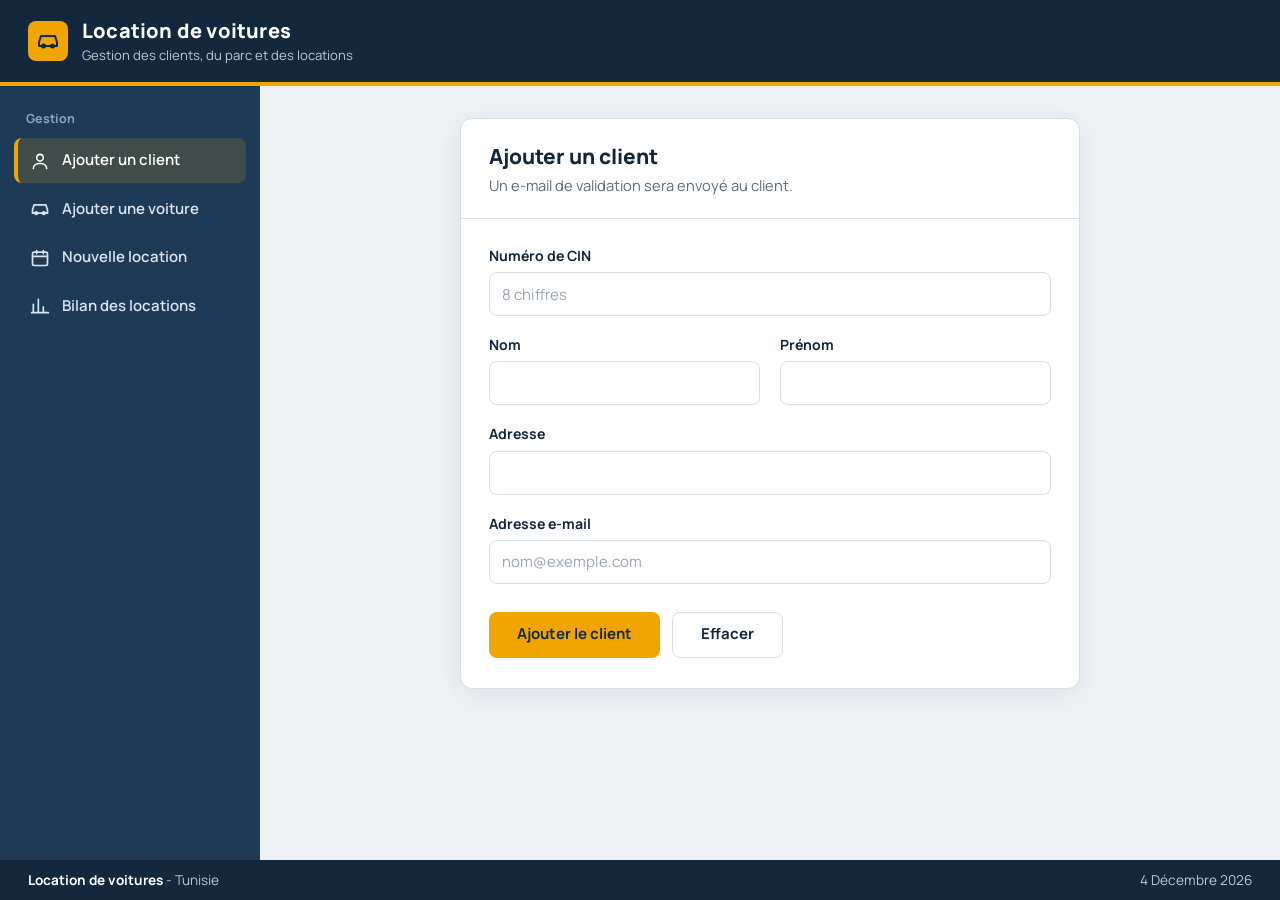
<file: index.html>
<!DOCTYPE html>
<html lang="fr">
<head>
  <meta charset="UTF-8">
  <meta name="viewport" content="width=device-width, initial-scale=1.0">
  <title>Location de voitures</title>
  <link rel="stylesheet" href="mesStyle.css">
  <script src="controls.js"></script>
</head>
<body>
  <div class="site">
    <header class="entete">
      <div class="entete__logo" aria-hidden="true">
        <svg viewBox="0 0 24 24" fill="none" stroke="currentColor" stroke-width="2" stroke-linecap="round" stroke-linejoin="round"><path d="M5 17h14M3 13l2-6h14l2 6v4H3z"/><circle cx="7.5" cy="17" r="1.5"/><circle cx="16.5" cy="17" r="1.5"/></svg>
      </div>
      <div>
        <h1>Location de voitures</h1>
        <p>Gestion des clients, du parc et des locations</p>
      </div>
    </header>

    <nav class="menu" aria-label="Navigation principale">
      <p class="menu__titre">Gestion</p>
      <ul>
        <li><a href="ajouterclient.html" target="c" class="actif">
          <svg viewBox="0 0 24 24" fill="none" stroke="currentColor" stroke-width="2" stroke-linecap="round" stroke-linejoin="round"><circle cx="12" cy="8" r="4"/><path d="M4 21c0-4 4-6 8-6s8 2 8 6"/></svg>
          Ajouter un client</a></li>
        <li><a href="ajoutervoiture.html" target="c">
          <svg viewBox="0 0 24 24" fill="none" stroke="currentColor" stroke-width="2" stroke-linecap="round" stroke-linejoin="round"><path d="M5 17h14M3 13l2-6h14l2 6v4H3z"/><circle cx="7.5" cy="17" r="1.5"/><circle cx="16.5" cy="17" r="1.5"/></svg>
          Ajouter une voiture</a></li>
        <li><a href="ajouterlocation.html" target="c">
          <svg viewBox="0 0 24 24" fill="none" stroke="currentColor" stroke-width="2" stroke-linecap="round" stroke-linejoin="round"><rect x="3" y="5" width="18" height="16" rx="2"/><path d="M3 10h18M8 3v4M16 3v4"/></svg>
          Nouvelle location</a></li>
        <li><a href="afficherBilan.php" target="c">
          <svg viewBox="0 0 24 24" fill="none" stroke="currentColor" stroke-width="2" stroke-linecap="round" stroke-linejoin="round"><path d="M4 20V10M10 20V4M16 20v-7M22 20H2"/></svg>
          Bilan des locations</a></li>
      </ul>
    </nav>

    <main class="contenu">
      <iframe src="ajouterclient.html" name="c" title="Contenu"></iframe>
    </main>

    <footer class="pied">
      <span><strong>Location de voitures</strong> - Tunisie</span>
      <span id="date"></span>
    </footer>
  </div>
</body>
</html>
</file>
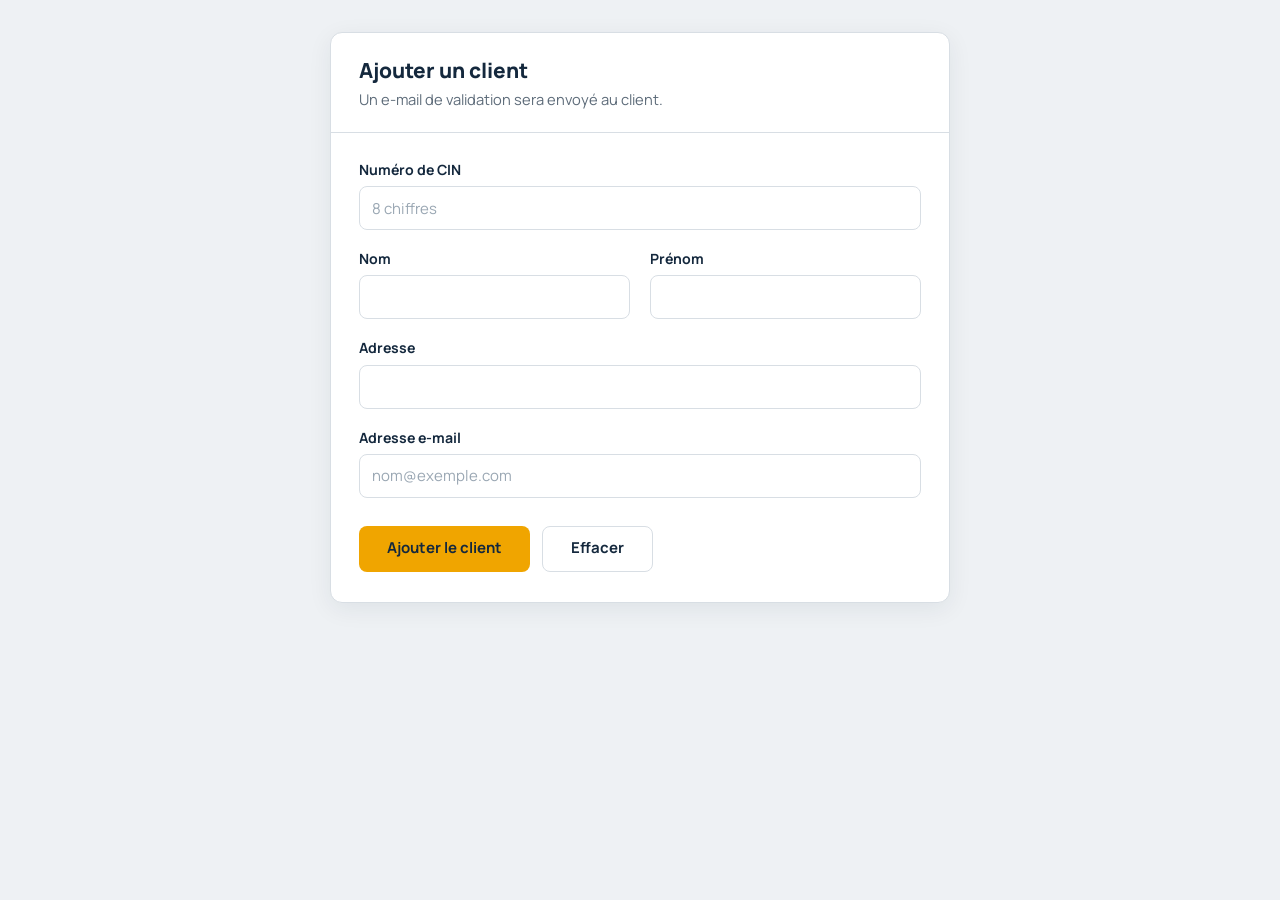
<file: ajouterclient.html>
<!DOCTYPE html>
<html lang="fr">
<head>
  <meta charset="UTF-8">
  <meta name="viewport" content="width=device-width, initial-scale=1.0">
  <title>Ajouter un client</title>
  <link rel="stylesheet" href="mesStyle.css">
  <script src="controls.js"></script>
</head>
<body class="page">
  <form class="carte" action="ajoutclient.php" method="post" novalidate onsubmit="return verif1()">
    <div class="carte__tete">
      <h2>Ajouter un client</h2>
      <p>Un e-mail de validation sera envoyé au client.</p>
    </div>
    <div class="carte__corps">
      <div class="alerte" id="alerte" role="alert"></div>
      <div class="grille">
        <div class="champ champ--plein">
          <label for="cin">Numéro de CIN</label>
          <input type="text" name="cin" id="cin" maxlength="8" inputmode="numeric" placeholder="8 chiffres" autocomplete="off">
        </div>
        <div class="champ">
          <label for="nom">Nom</label>
          <input type="text" name="nom" id="nom" maxlength="10">
        </div>
        <div class="champ">
          <label for="pr">Prénom</label>
          <input type="text" name="pr" id="pr" maxlength="10">
        </div>
        <div class="champ champ--plein">
          <label for="ad">Adresse</label>
          <input type="text" name="ad" id="ad" maxlength="10">
        </div>
        <div class="champ champ--plein">
          <label for="email">Adresse e-mail</label>
          <input type="email" name="email" id="email" maxlength="50" placeholder="nom@exemple.com">
        </div>
      </div>
      <div class="actions">
        <button class="bt" type="submit">Ajouter le client</button>
        <button class="bt bt--secondaire" type="reset">Effacer</button>
      </div>
    </div>
  </form>
</body>
</html>
</file>
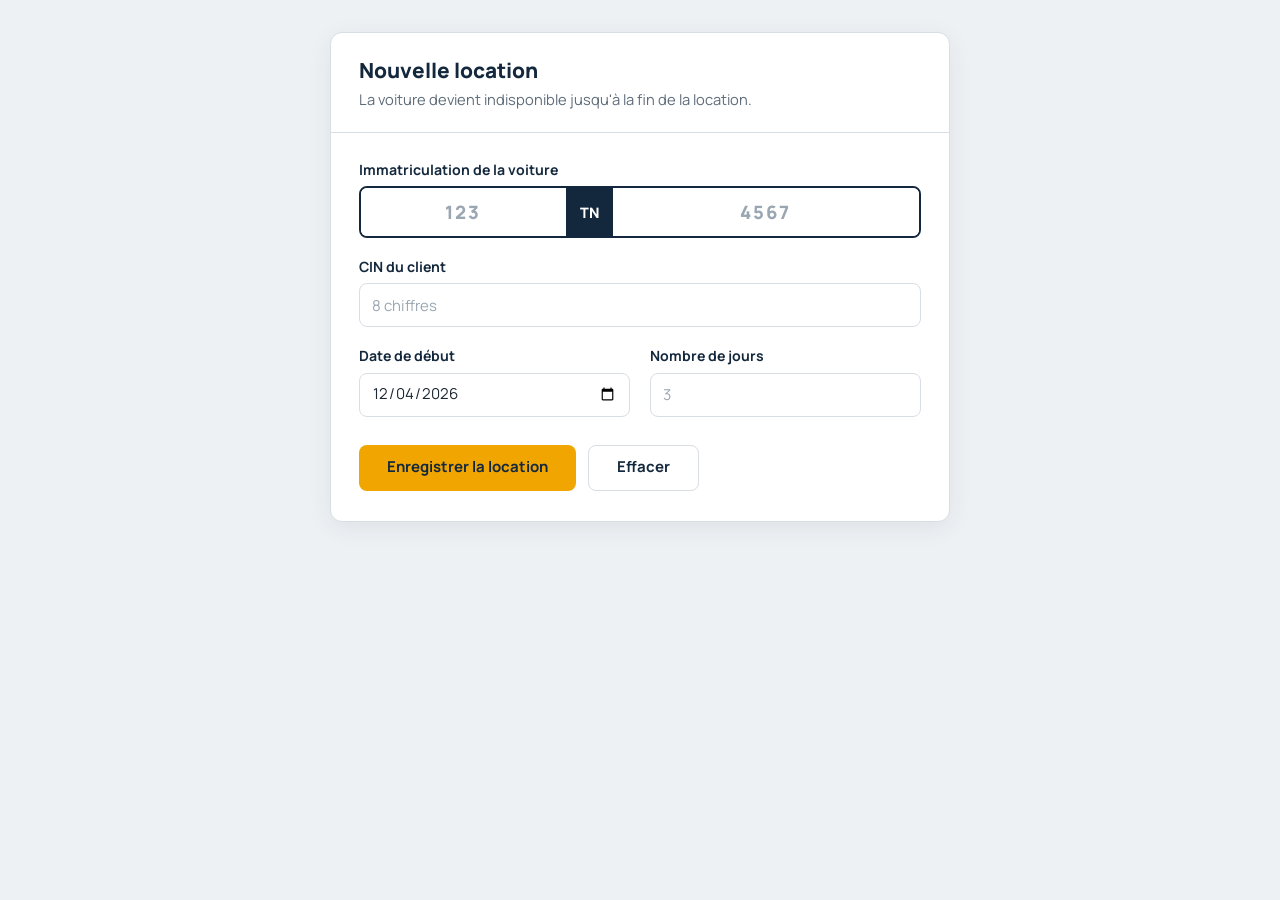
<file: ajouterlocation.html>
<!DOCTYPE html>
<html lang="fr">
<head>
  <meta charset="UTF-8">
  <meta name="viewport" content="width=device-width, initial-scale=1.0">
  <title>Nouvelle location</title>
  <link rel="stylesheet" href="mesStyle.css">
  <script src="controls.js"></script>
</head>
<body class="page">
  <form class="carte" action="ajoutlocation.php" method="post" novalidate onsubmit="return verif3()">
    <div class="carte__tete">
      <h2>Nouvelle location</h2>
      <p>La voiture devient indisponible jusqu'à la fin de la location.</p>
    </div>
    <div class="carte__corps">
      <div class="alerte" id="alerte" role="alert"></div>
      <div class="grille">
        <div class="champ champ--plein">
          <span class="etiquette" id="lbl-immat">Immatriculation de la voiture</span>
          <div class="plaque" role="group" aria-labelledby="lbl-immat">
            <input type="text" name="mat" id="mat" maxlength="3" inputmode="numeric" placeholder="123" aria-label="Série (3 chiffres)">
            <span class="plaque__tn">TN</span>
            <input type="text" name="mat2" id="mat2" maxlength="4" inputmode="numeric" placeholder="4567" aria-label="Numéro (4 chiffres)">
          </div>
        </div>
        <div class="champ champ--plein">
          <label for="ncin">CIN du client</label>
          <input type="text" name="ncin" id="ncin" maxlength="8" inputmode="numeric" placeholder="8 chiffres" autocomplete="off">
        </div>
        <div class="champ">
          <label for="da">Date de début</label>
          <input type="date" name="da" id="da">
        </div>
        <div class="champ">
          <label for="nbj">Nombre de jours</label>
          <input type="text" name="nbj" id="nbj" inputmode="numeric" placeholder="3">
        </div>
      </div>
      <div class="actions">
        <button class="bt" type="submit">Enregistrer la location</button>
        <button class="bt bt--secondaire" type="reset">Effacer</button>
      </div>
    </div>
  </form>
</body>
</html>
</file>
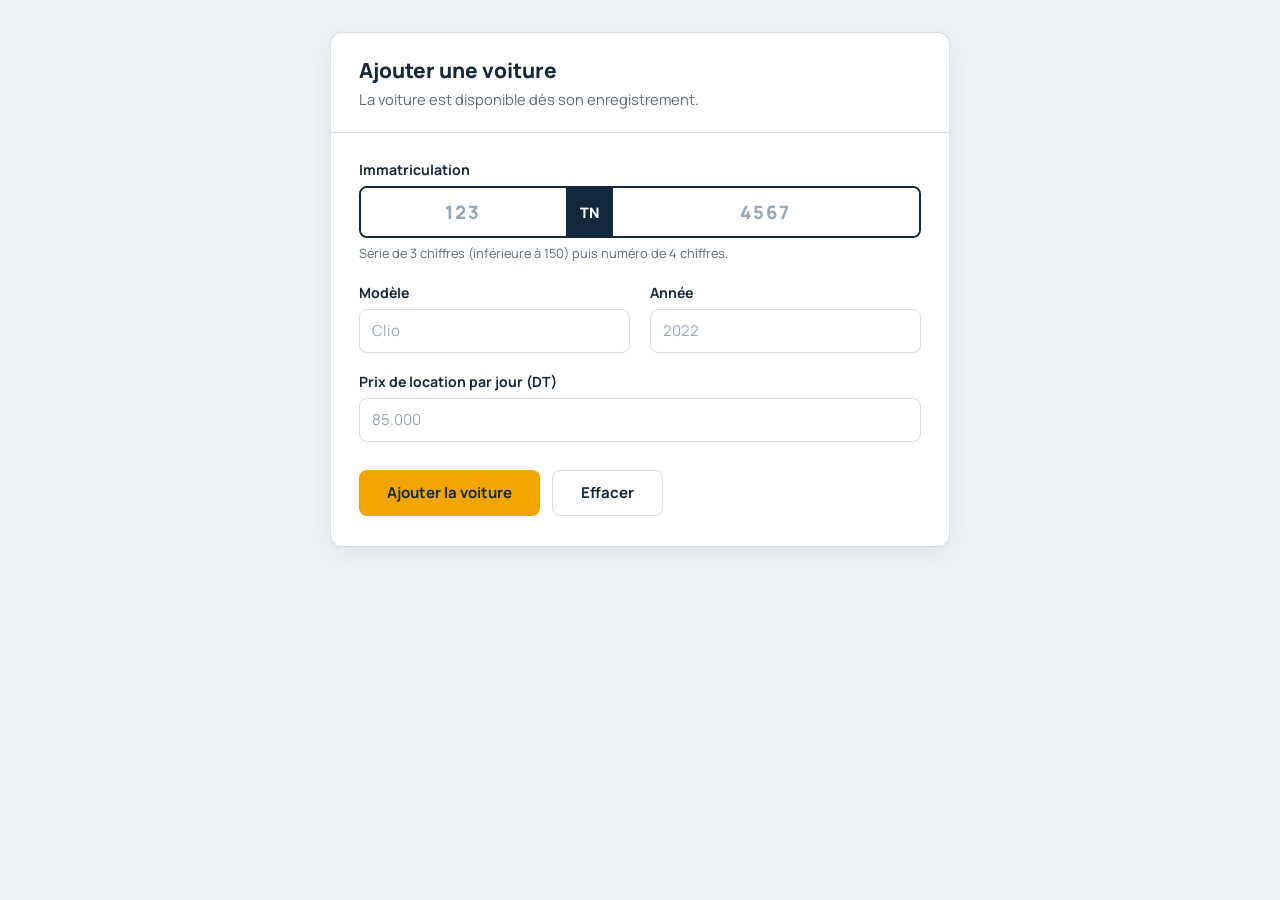
<file: ajoutervoiture.html>
<!DOCTYPE html>
<html lang="fr">
<head>
  <meta charset="UTF-8">
  <meta name="viewport" content="width=device-width, initial-scale=1.0">
  <title>Ajouter une voiture</title>
  <link rel="stylesheet" href="mesStyle.css">
  <script src="controls.js"></script>
</head>
<body class="page">
  <form class="carte" action="ajoutvoiture.php" method="post" novalidate onsubmit="return verif2()">
    <div class="carte__tete">
      <h2>Ajouter une voiture</h2>
      <p>La voiture est disponible dès son enregistrement.</p>
    </div>
    <div class="carte__corps">
      <div class="alerte" id="alerte" role="alert"></div>
      <div class="grille">
        <div class="champ champ--plein">
          <span class="etiquette" id="lbl-immat">Immatriculation</span>
          <div class="plaque" role="group" aria-labelledby="lbl-immat">
            <input type="text" name="loc" id="loc" maxlength="3" inputmode="numeric" placeholder="123" aria-label="Série (3 chiffres)">
            <span class="plaque__tn">TN</span>
            <input type="text" name="tn" id="tn" maxlength="4" inputmode="numeric" placeholder="4567" aria-label="Numéro (4 chiffres)">
          </div>
          <small>Série de 3 chiffres (inférieure à 150) puis numéro de 4 chiffres.</small>
        </div>
        <div class="champ">
          <label for="type">Modèle</label>
          <input type="text" name="type" id="type" maxlength="10" placeholder="Clio">
        </div>
        <div class="champ">
          <label for="an">Année</label>
          <input type="text" name="an" id="an" maxlength="4" inputmode="numeric" placeholder="2022">
        </div>
        <div class="champ champ--plein">
          <label for="prix">Prix de location par jour (DT)</label>
          <input type="text" name="prix" id="prix" inputmode="decimal" placeholder="85.000">
        </div>
      </div>
      <div class="actions">
        <button class="bt" type="submit">Ajouter la voiture</button>
        <button class="bt bt--secondaire" type="reset">Effacer</button>
      </div>
    </div>
  </form>
</body>
</html>
</file>
<file: mesStyle.css>
/* ==========================================================
   Location de voitures - feuille de style
   ========================================================== */
@import url("https://fonts.googleapis.com/css2?family=Manrope:wght@400;500;600;700;800&display=swap");

:root {
  --nuit: #14283d;
  --nuit-2: #1d3a57;
  --route: #eef1f4;
  --carte: #ffffff;
  --encre: #1b2733;
  --gris: #5d6b79;
  --ligne: #d8dee4;
  --ambre: #f0a500;
  --ambre-fonce: #c98a00;
  --ok: #1f7a4d;
  --ok-fond: #e5f4ec;
  --erreur: #b3261e;
  --erreur-fond: #fbe9e7;
  --info: #1d5fa8;
  --info-fond: #e6f0fa;
  --rayon: 8px;
  --police: "Manrope", "Segoe UI", system-ui, -apple-system, Arial, sans-serif;
}

*, *::before, *::after { box-sizing: border-box; margin: 0; padding: 0; }

html, body { height: 100%; }

body {
  font-family: var(--police);
  font-size: 15px;
  line-height: 1.5;
  color: var(--encre);
  background: var(--route);
}

a { color: inherit; text-decoration: none; }
ul { list-style: none; }

:focus-visible {
  outline: 3px solid var(--ambre);
  outline-offset: 2px;
}

/* ---------- Structure du site (index.html) ---------- */
.site {
  display: grid;
  grid-template-columns: 260px 1fr;
  grid-template-rows: auto 1fr auto;
  grid-template-areas:
    "entete entete"
    "menu   contenu"
    "pied   pied";
  height: 100vh;
}

.entete {
  grid-area: entete;
  display: flex;
  align-items: center;
  gap: 14px;
  padding: 16px 28px;
  background: var(--nuit);
  color: #fff;
  border-bottom: 4px solid var(--ambre);
}
.entete__logo {
  width: 40px; height: 40px;
  display: grid; place-items: center;
  border-radius: var(--rayon);
  background: var(--ambre);
  color: var(--nuit);
}
.entete__logo svg { width: 24px; height: 24px; }
.entete h1 { font-size: 1.25rem; font-weight: 800; letter-spacing: .2px; }
.entete p { font-size: .82rem; color: #b9c8d8; }

.menu {
  grid-area: menu;
  background: var(--nuit-2);
  padding: 24px 14px;
  overflow-y: auto;
}
.menu__titre {
  font-size: .78rem;
  font-weight: 700;
  color: #8fa6bd;
  padding: 0 12px 10px;
}
.menu li + li { margin-top: 4px; }
.menu a {
  display: flex;
  align-items: center;
  gap: 12px;
  padding: 11px 12px;
  border-radius: var(--rayon);
  color: #dbe5ef;
  font-weight: 600;
  border-left: 4px solid transparent;
  transition: background .15s, color .15s;
}
.menu a svg { width: 20px; height: 20px; flex: none; }
.menu a:hover { background: rgba(255,255,255,.08); color: #fff; }
.menu a.actif {
  background: rgba(240,165,0,.16);
  color: #fff;
  border-left-color: var(--ambre);
}

.contenu { grid-area: contenu; min-height: 0; }
.contenu iframe { width: 100%; height: 100%; border: 0; display: block; }

.pied {
  grid-area: pied;
  display: flex;
  justify-content: space-between;
  gap: 12px;
  padding: 10px 28px;
  background: var(--nuit);
  color: #b9c8d8;
  font-size: .85rem;
}
.pied strong { color: #fff; font-weight: 700; }

/* ---------- Pages dans l'iframe ---------- */
.page { padding: 32px; }

.carte {
  max-width: 620px;
  margin: 0 auto;
  background: var(--carte);
  border: 1px solid var(--ligne);
  border-radius: 12px;
  overflow: hidden;
  box-shadow: 0 6px 24px rgba(20,40,61,.07);
}
.carte--large { max-width: 860px; }

.carte__tete {
  padding: 22px 28px;
  border-bottom: 1px solid var(--ligne);
}
.carte__tete h2 { font-size: 1.3rem; font-weight: 800; color: var(--nuit); }
.carte__tete p { color: var(--gris); font-size: .92rem; margin-top: 2px; }
.carte__corps { padding: 26px 28px 30px; }

/* ---------- Formulaires ---------- */
.grille {
  display: grid;
  grid-template-columns: repeat(2, 1fr);
  gap: 18px 20px;
}
.champ { display: flex; flex-direction: column; gap: 6px; }
.champ--plein { grid-column: 1 / -1; }

.champ label,
.etiquette { font-size: .88rem; font-weight: 700; color: var(--nuit); }
.champ small { color: var(--gris); font-size: .8rem; }

input[type="text"],
input[type="email"],
input[type="date"] {
  width: 100%;
  height: 44px;
  padding: 0 12px;
  font: inherit;
  color: var(--encre);
  background: #fff;
  border: 1.5px solid var(--ligne);
  border-radius: var(--rayon);
  transition: border-color .15s, box-shadow .15s;
}
input::placeholder { color: #9aa7b3; }
input:hover { border-color: #b4bfca; }
input:focus {
  outline: none;
  border-color: var(--nuit-2);
  box-shadow: 0 0 0 3px rgba(29,58,87,.18);
}
input.invalide { border-color: var(--erreur); background: var(--erreur-fond); }

/* Plaque d'immatriculation */
.plaque {
  display: flex;
  align-items: stretch;
  height: 52px;
  background: #fff;
  border: 2px solid var(--nuit);
  border-radius: var(--rayon);
  overflow: hidden;
}
.plaque input {
  height: 100%;
  border: 0;
  border-radius: 0;
  text-align: center;
  font-size: 1.15rem;
  font-weight: 800;
  letter-spacing: 2px;
  box-shadow: none;
}
.plaque input:focus { box-shadow: inset 0 -3px 0 var(--ambre); }
.plaque__tn {
  display: grid; place-items: center;
  padding: 0 14px;
  background: var(--nuit);
  color: #fff;
  font-weight: 800;
  font-size: .9rem;
}
.plaque input:first-child { flex: 1 1 40%; }
.plaque input:last-child { flex: 1 1 60%; }

/* Messages */
.alerte {
  display: none;
  margin-bottom: 20px;
  padding: 12px 14px;
  border-radius: var(--rayon);
  border-left: 4px solid var(--erreur);
  background: var(--erreur-fond);
  color: var(--erreur);
  font-weight: 600;
  font-size: .92rem;
}
.alerte.visible { display: block; }

/* Boutons */
.actions { margin-top: 28px; display: flex; gap: 12px; flex-wrap: wrap; }
.bt {
  display: inline-flex;
  align-items: center;
  justify-content: center;
  height: 46px;
  padding: 0 28px;
  font: inherit;
  font-weight: 700;
  color: var(--nuit);
  background: var(--ambre);
  border: 0;
  border-radius: var(--rayon);
  cursor: pointer;
  transition: background .15s, transform .1s;
}
.bt:hover { background: var(--ambre-fonce); color: #fff; }
.bt:active { transform: translateY(1px); }
.bt--secondaire {
  background: transparent;
  color: var(--nuit);
  border: 1.5px solid var(--ligne);
}
.bt--secondaire:hover { background: var(--route); color: var(--nuit); }

/* ---------- Messages de resultat (pages PHP) ---------- */
.resultat { display: flex; gap: 16px; align-items: flex-start; }
.resultat__icone {
  flex: none;
  width: 44px; height: 44px;
  display: grid; place-items: center;
  border-radius: 50%;
  font-size: 1.4rem;
  font-weight: 800;
}
.resultat--ok .resultat__icone { background: var(--ok-fond); color: var(--ok); }
.resultat--erreur .resultat__icone { background: var(--erreur-fond); color: var(--erreur); }
.resultat--info .resultat__icone { background: var(--info-fond); color: var(--info); }
.resultat h2 { font-size: 1.15rem; color: var(--nuit); }
.resultat p { color: var(--gris); margin-top: 4px; }

/* ---------- Tableau ---------- */
.stats {
  display: grid;
  grid-template-columns: repeat(3, 1fr);
  border-bottom: 1px solid var(--ligne);
}
.stats div { padding: 18px 28px; }
.stats div + div { border-left: 1px solid var(--ligne); }
.stats dt { font-size: .82rem; color: var(--gris); font-weight: 600; }
.stats dd { font-size: 1.5rem; font-weight: 800; color: var(--nuit); }

.tableau-wrap { overflow-x: auto; }
table { width: 100%; border-collapse: collapse; }
th, td { padding: 13px 20px; text-align: left; border: 0; }
thead th {
  background: var(--nuit);
  color: #fff;
  font-size: .85rem;
  font-weight: 700;
  white-space: nowrap;
}
tbody tr + tr td { border-top: 1px solid var(--ligne); }
tbody tr:hover { background: #f6f8fa; }
.num { text-align: right; font-variant-numeric: tabular-nums; }
td.immat { font-weight: 800; letter-spacing: 1px; color: var(--nuit); }
tfoot td {
  font-weight: 800;
  color: var(--nuit);
  background: #fff6dd;
  border-top: 2px solid var(--ambre);
}

/* ---------- Mobile ---------- */
@media (max-width: 800px) {
  .site {
    grid-template-columns: 1fr;
    grid-template-rows: auto auto 1fr auto;
    grid-template-areas: "entete" "menu" "contenu" "pied";
  }
  .menu { padding: 10px; }
  .menu__titre { display: none; }
  .menu ul { display: flex; gap: 6px; overflow-x: auto; }
  .menu li + li { margin-top: 0; }
  .menu a { white-space: nowrap; border-left: 0; border-bottom: 3px solid transparent; }
  .menu a.actif { border-bottom-color: var(--ambre); }
  .page { padding: 16px; }
  .grille { grid-template-columns: 1fr; }
  .stats { grid-template-columns: 1fr; }
  .stats div + div { border-left: 0; border-top: 1px solid var(--ligne); }
  .pied { flex-direction: column; }
}

@media (prefers-reduced-motion: reduce) {
  * { transition: none !important; }
}
</file>
